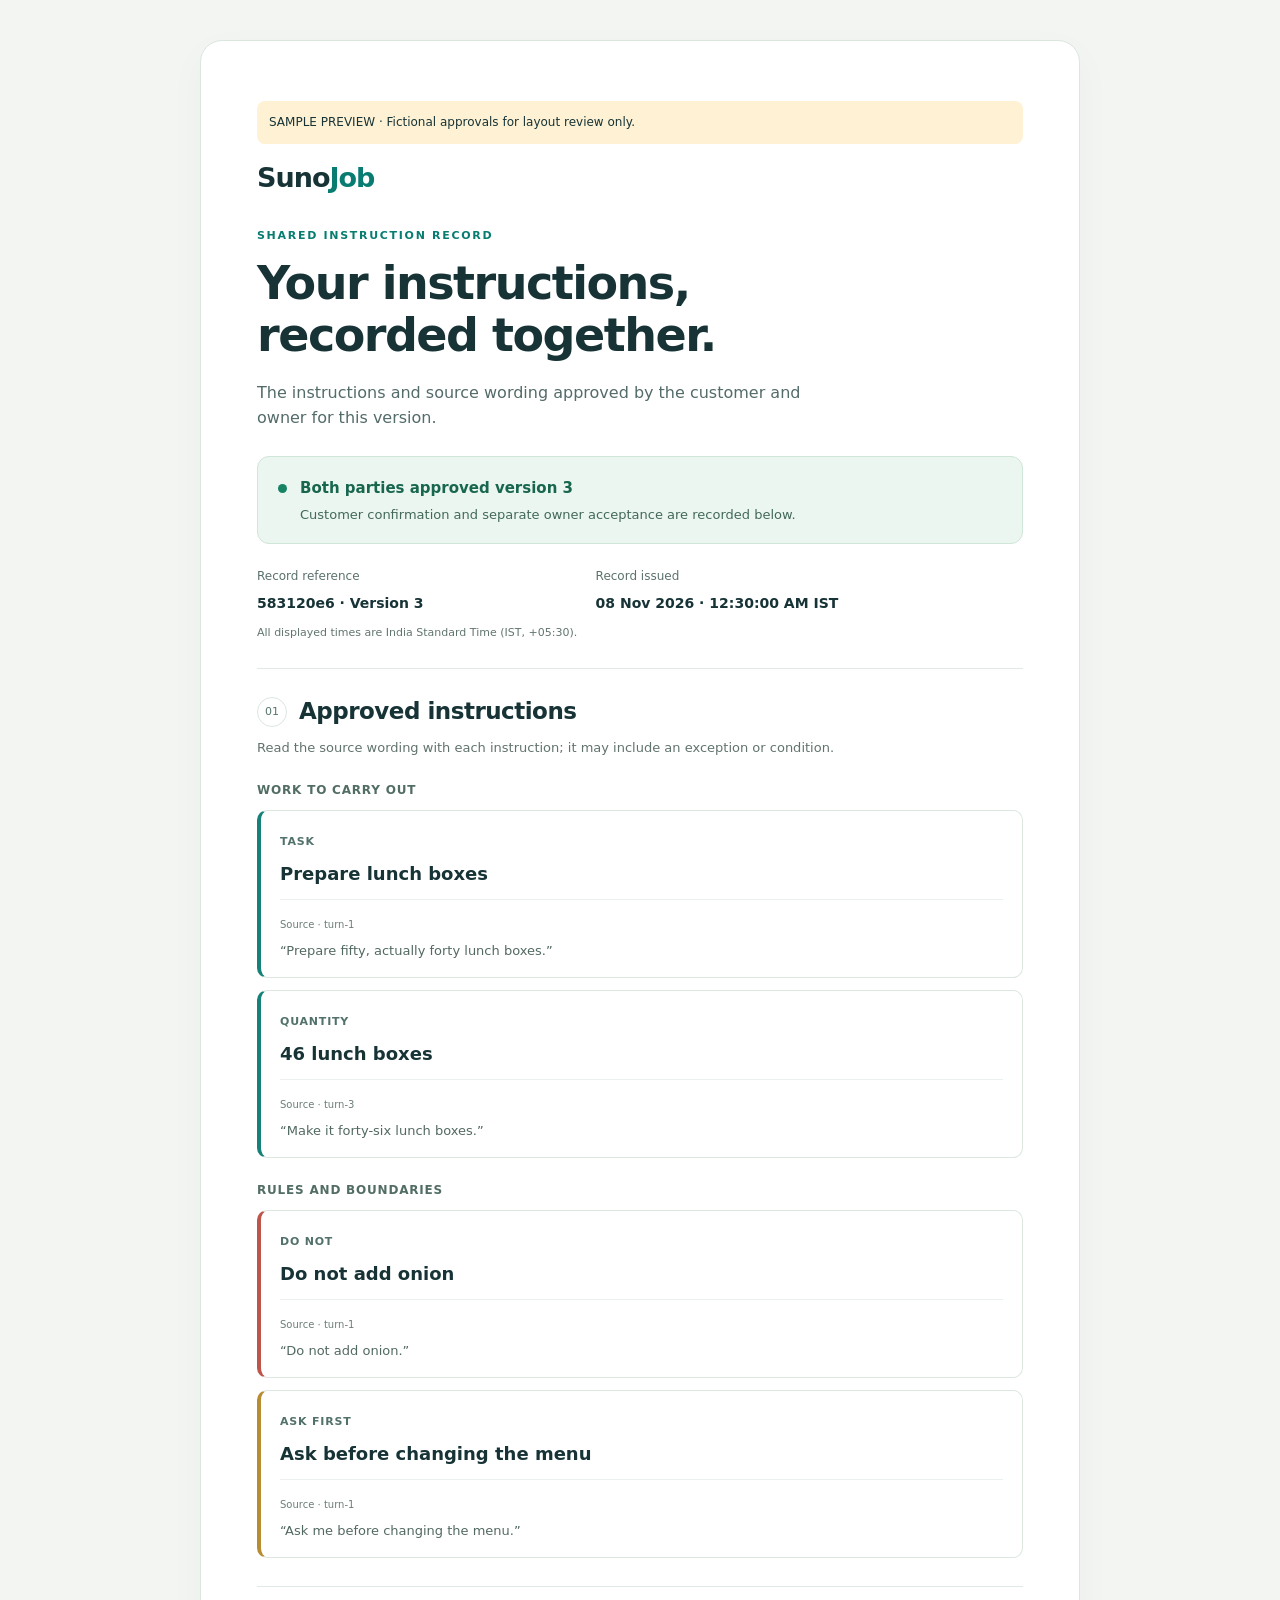
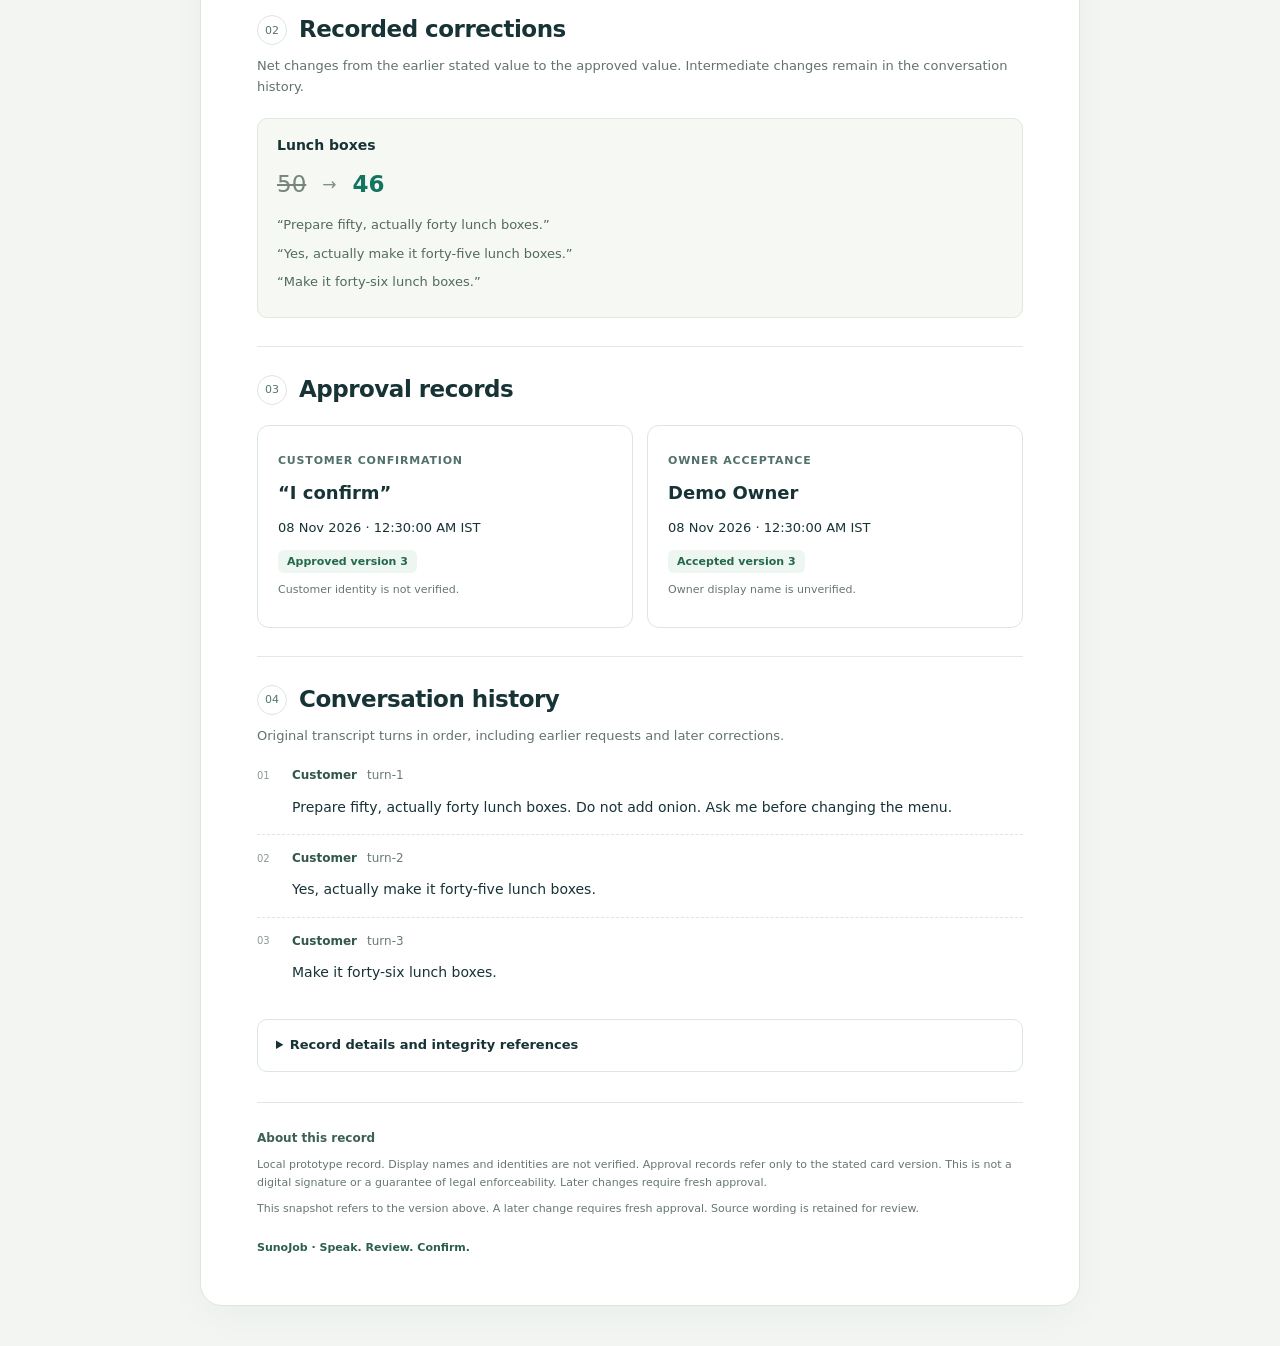
<file: examples/receipt-preview.html>
<!doctype html><html lang="en"><head><meta charset="utf-8">
<meta name="viewport" content="width=device-width,initial-scale=1">
<meta name="color-scheme" content="light"><title>SunoJob · Shared record · Version 3</title>
<style>*{box-sizing:border-box}html{background:#f2f5f2;color:#173336;font-family:system-ui,-apple-system,"Segoe UI","Noto Sans Telugu",sans-serif;font-size:16px;line-height:1.6}body{margin:0;padding:40px 20px}.document{max-width:880px;margin:auto;background:#fff;border:1px solid #dbe6df;border-radius:22px;padding:48px 56px;box-shadow:0 12px 38px #17333608}header{padding-bottom:26px}.brand{font-size:27px;font-weight:800;letter-spacing:-1px}.brand span{color:#087c71}.document-label{display:block;margin-top:28px;color:#087c71;font-size:11px;font-weight:750;letter-spacing:1.7px}h1{font-size:clamp(31px,4.5vw,46px);line-height:1.14;letter-spacing:-1.5px;margin:12px 0 18px}h2{font-size:23px;line-height:1.3;letter-spacing:-.5px;margin:0}h3{font-size:18px;line-height:1.5;margin:7px 0 12px;font-weight:650}.intro{color:#536b69;max-width:570px;margin-bottom:25px}.approved{display:flex;gap:13px;background:#eaf6ef;border:1px solid #cfe6d9;border-radius:12px;padding:18px 20px}.status-dot{flex:0 0 9px;height:9px;border-radius:50%;background:#178365;margin-top:9px}.approved strong{color:#19664f;font-size:15px}.approved p{font-size:13px;color:#43685a;margin:4px 0 0}.record-meta{display:grid;grid-template-columns:1fr 1.35fr;gap:22px;margin:23px 0 8px}.record-meta dt,.record-details dt{font-size:12px;color:#5b716c}.record-meta dd{margin:5px 0 0;font-size:14px;font-weight:600}.timezone-note{font-size:11px;color:#61756f;margin:10px 0 0}section{padding:28px 0;border-top:1px solid #e1e9e4}.section-heading{display:flex;align-items:center;gap:12px}.section-heading>span{width:30px;height:30px;display:inline-flex;align-items:center;justify-content:center;flex:none;border:1px solid #dbe6df;border-radius:50%;font-size:11px;color:#56756d}.section-description{color:#61736f;font-size:13px;margin:11px 0 20px}.group-label{font-size:12px;color:#526d65;text-transform:uppercase;letter-spacing:.8px;margin:23px 0 11px}.instruction-list{display:grid;gap:12px}.instruction{border:1px solid #dce7df;border-left:4px solid #168177;border-radius:10px;padding:16px 19px;min-width:0}.instruction.prohibition{border-left-color:#bd554a}.instruction.permission_required,.instruction.budget,.instruction.constraint{border-left-color:#b88c32}.kind{font-size:11px;font-weight:750;color:#52716b;letter-spacing:.8px;text-transform:uppercase}.source{border-top:1px solid #edf1ed;padding-top:10px;margin-top:10px}.source>span{font-size:10px;color:#6b7e76}.source blockquote{margin:5px 0 0}blockquote{font-size:13px;color:#526961;white-space:pre-wrap;overflow-wrap:anywhere}.changes{display:grid;gap:12px}.change{padding:16px 19px;background:#f6f8f4;border:1px solid #e1e8dc;border-radius:10px}.change h3{font-size:14px;margin:0 0 10px}.change-values{display:flex;align-items:center;gap:16px;margin:8px 0 12px;font-size:23px}.change-values>span{color:#76857d;text-decoration:line-through}.change-values b{font-size:17px;color:#809085;font-weight:400}.change-values strong{color:#127461}.change blockquote{margin:8px 0}.approval-grid{margin-top:20px;display:grid;grid-template-columns:1fr 1fr;gap:14px}.approval{border:1px solid #dce7df;border-radius:12px;padding:20px;min-width:0}.approval p{font-size:13px;margin:8px 0}.approval-version{display:inline-block;font-size:11px;font-weight:600;padding:3px 9px;border-radius:6px;background:#edf6f0;color:#24684d}.approval .small,.small{font-size:11px}.muted{color:#64786f}.timeline{list-style:none;padding:0;margin:0}.timeline li{margin:0 0 14px;padding:0 0 16px;border-bottom:1px dashed #dce5df}.timeline li:last-child{border:0;margin-bottom:0;padding-bottom:0}.turn-heading{display:flex;gap:10px;align-items:center;font-size:12px;color:#687b73}.turn-heading strong{color:#31574b}.turn-number{font-size:10px;min-width:25px;color:#8a9b91}.timeline p{font-size:14px;white-space:pre-wrap;margin:10px 0 0;padding-left:35px}.record-details{margin-top:8px;border:1px solid #dce7df;border-radius:10px;padding:15px 18px}.record-details summary{font-size:13px;font-weight:600;cursor:pointer}.record-details dl{margin:18px 0}.record-details dd{margin:4px 0 15px}code{font-size:11px;word-break:break-all;line-height:1.6}footer{border-top:1px solid #dfe8e1;margin-top:30px;padding-top:25px;font-size:11px;line-height:1.7;color:#65786f}footer strong{font-size:12px;color:#3c6052}footer p{margin:7px 0}.footer-brand{display:block;margin-top:20px;font-weight:650;color:#2c5f4e}p,h3,dd,strong{overflow-wrap:anywhere}
@media(max-width:580px){body{padding:12px 10px}.document{padding:27px 21px;border-radius:15px}h1{letter-spacing:-1px}h2{font-size:20px}.record-meta,.approval-grid{grid-template-columns:1fr;gap:15px}.brand{font-size:25px}.approved{padding:14px}.approved strong{font-size:14px}.instruction{padding:14px 15px}.record-meta dd{font-size:13px}.timeline p{padding-left:0}section{padding:24px 0}.document-label{font-size:10px;letter-spacing:1.3px}.source blockquote{font-size:13px}}
@media print{html{background:#fff}body{padding:0}.document{max-width:none;border:0;border-radius:0;box-shadow:none;padding:0 14px}.instruction,.approval,.change{break-inside:avoid}header{padding-bottom:16px}section{padding:20px 0}.record-details{border-color:#ccc}footer{break-inside:avoid}}
</style></head><body><main class="document"><p style="background:#fff2d4;padding:12px;border-radius:8px;font-size:12px">SAMPLE PREVIEW · Fictional approvals for layout review only.</p>
<header><div class="brand">Suno<span>Job</span></div><span class="document-label">SHARED INSTRUCTION RECORD</span>
<h1>Your instructions,<br>recorded together.</h1>
<p class="intro">The instructions and source wording approved by the customer and owner for this version.</p>
<div class="approved"><span class="status-dot" aria-hidden="true"></span><div><strong>Both parties approved version 3</strong>
<p>Customer confirmation and separate owner acceptance are recorded below.</p></div></div>
<dl class="record-meta"><div><dt>Record reference</dt><dd>583120e6 · Version 3</dd></div>
<div><dt>Record issued</dt><dd>08 Nov 2026 · 12:30:00 AM IST</dd></div></dl>
<p class="timezone-note">All displayed times are India Standard Time (IST, +05:30).</p></header>
<section><div class="section-heading"><span>01</span><h2>Approved instructions</h2></div>
<p class="section-description">Read the source wording with each instruction; it may include an exception or condition.</p>
<h3 class="group-label">Work to carry out</h3><div class="instruction-list"><article class="instruction task"><span class="kind">Task</span><h3>Prepare lunch boxes</h3><div class="source"><span>Source · turn-1</span><blockquote dir="auto">“Prepare fifty, actually forty lunch boxes.”</blockquote></div></article><article class="instruction quantity"><span class="kind">Quantity</span><h3>46 lunch boxes</h3><div class="source"><span>Source · turn-3</span><blockquote dir="auto">“Make it forty-six lunch boxes.”</blockquote></div></article></div>
<h3 class="group-label">Rules and boundaries</h3><div class="instruction-list"><article class="instruction prohibition"><span class="kind">Do not</span><h3>Do not add onion</h3><div class="source"><span>Source · turn-1</span><blockquote dir="auto">“Do not add onion.”</blockquote></div></article><article class="instruction permission_required"><span class="kind">Ask first</span><h3>Ask before changing the menu</h3><div class="source"><span>Source · turn-1</span><blockquote dir="auto">“Ask me before changing the menu.”</blockquote></div></article></div>
</section>
<section><div class="section-heading"><span>02</span><h2>Recorded corrections</h2></div>
<p class="section-description">Net changes from the earlier stated value to the approved value. Intermediate changes remain in the conversation history.</p>
<div class="changes"><article class="change"><h3>Lunch boxes</h3><p class="change-values"><span>50</span><b aria-label="changed to">→</b><strong>46</strong></p><blockquote dir="auto">“Prepare fifty, actually forty lunch boxes.”</blockquote><blockquote dir="auto">“Yes, actually make it forty-five lunch boxes.”</blockquote><blockquote dir="auto">“Make it forty-six lunch boxes.”</blockquote></article></div></section>
<section><div class="section-heading"><span>03</span><h2>Approval records</h2></div>
<div class="approval-grid"><article class="approval"><span class="kind">Customer confirmation</span>
<h3>“I confirm”</h3><p>08 Nov 2026 · 12:30:00 AM IST</p>
<span class="approval-version">Approved version 3</span><p class="small muted">Customer identity is not verified.</p></article>
<article class="approval"><span class="kind">Owner acceptance</span><h3>Demo Owner</h3>
<p>08 Nov 2026 · 12:30:00 AM IST</p><span class="approval-version">Accepted version 3</span>
<p class="small muted">Owner display name is unverified.</p></article></div></section>
<section><div class="section-heading"><span>04</span><h2>Conversation history</h2></div>
<p class="section-description">Original transcript turns in order, including earlier requests and later corrections.</p>
<ol class="timeline"><li><div class="turn-heading"><span class="turn-number">01</span><strong>Customer</strong><span>turn-1</span></div><p dir="auto">Prepare fifty, actually forty lunch boxes. Do not add onion. Ask me before changing the menu.</p></li><li><div class="turn-heading"><span class="turn-number">02</span><strong>Customer</strong><span>turn-2</span></div><p dir="auto">Yes, actually make it forty-five lunch boxes.</p></li><li><div class="turn-heading"><span class="turn-number">03</span><strong>Customer</strong><span>turn-3</span></div><p dir="auto">Make it forty-six lunch boxes.</p></li></ol></section>
<details class="record-details"><summary>Record details and integrity references</summary>
<dl><dt>Full record ID</dt><dd><code>583120e6b23e422ca740e2f29cc20e18</code></dd>
<dt>Request ID</dt><dd><code>54e381b808ad4f0bbe3bbf9428e6e921</code></dd>
<dt>Card SHA-256</dt><dd><code>310289d521026247aa35c98fcf4c0348f6d4e962fa59e74895ce3a906894effb</code></dd>
<dt>Receipt SHA-256</dt><dd><code>d4e70aefe6725e647ee2f5f9a584dd7cfc7cc3646d8f3b79a172ae56ce96e702</code></dd></dl>
<p class="small muted">The companion JSON contains the original timestamps and evidence. Both parties receive the same record contents.</p></details>
<footer><strong>About this record</strong><p>Local prototype record. Display names and identities are not verified. Approval records refer only to the stated card version. This is not a digital signature or a guarantee of legal enforceability. Later changes require fresh approval.</p>
<p>This snapshot refers to the version above. A later change requires fresh approval. Source wording is retained for review.</p>
<span class="footer-brand">SunoJob · Speak. Review. Confirm.</span></footer></main></body></html>
</file>
